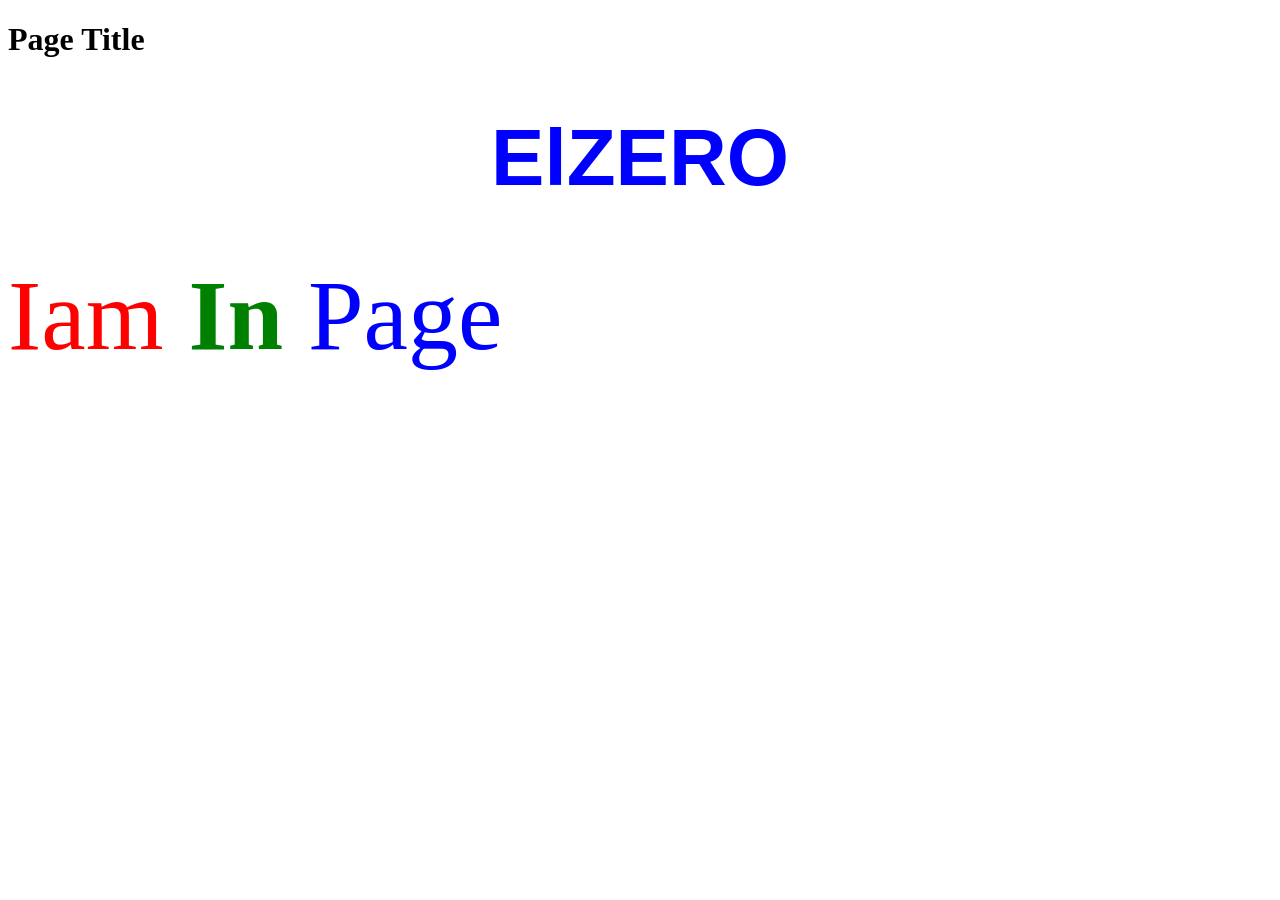
<file: task-1-TO-9/index.html>
<!DOCTYPE html>
<html lang="en">
  <head>
    <meta charset="UTF-8" />
    <meta http-equiv="X-UA-Compatible" content="IE=edge" />
    <title>Learn JavaScript</title>
    </script>
  </head>
  <body>
    <h1 id="el">Page Title</h1>
    <script src="script.js">
      // Code Three is right task 1
      document.getElementById("el").style.color = "red";
    </script>
  </body>
</html>
</file>
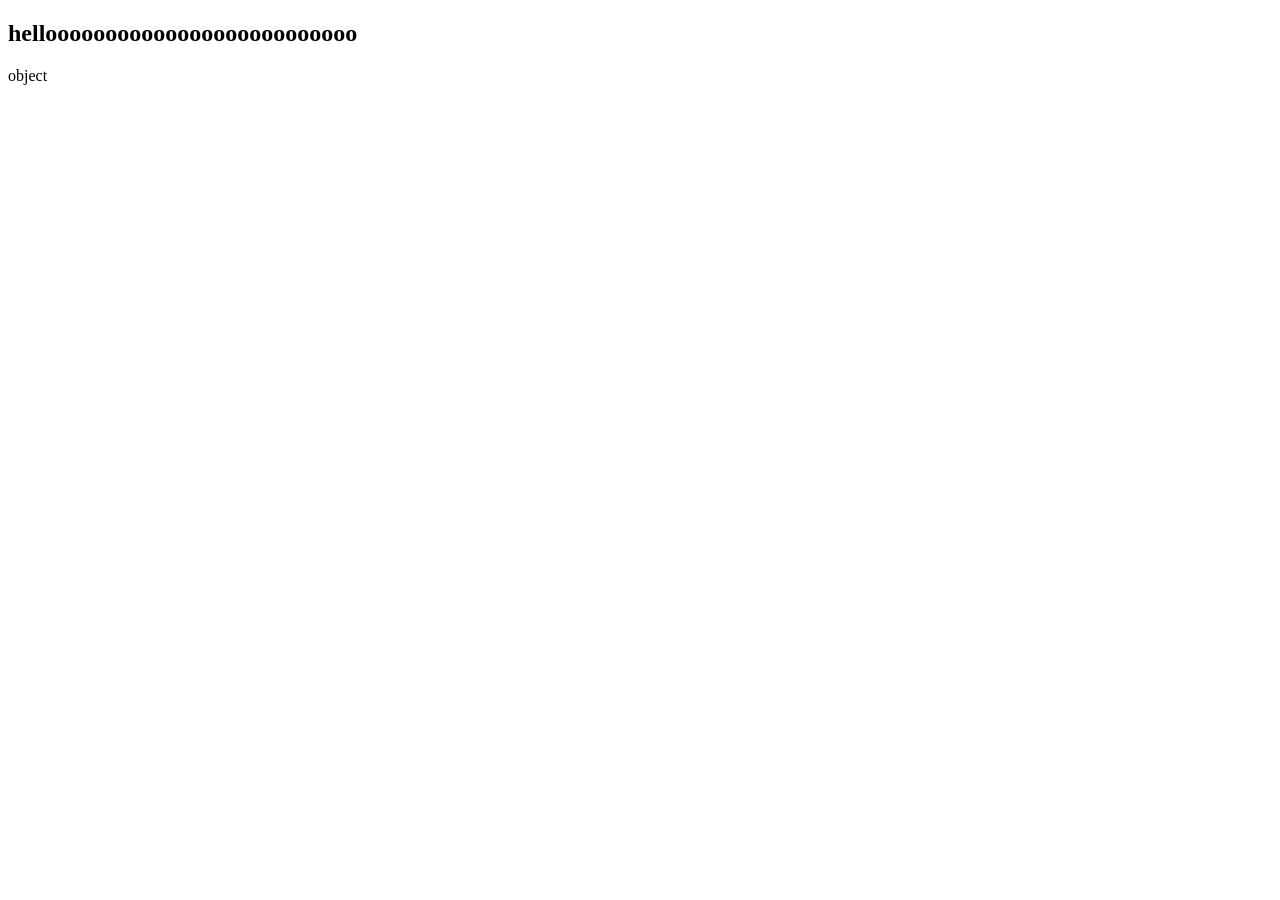
<file: task-10-17/index.html>
<!DOCTYPE html>
<html lang="en">
<head>
    <meta charset="UTF-8">
    <meta name="viewport" content="width=device-width, initial-scale=1.0">
    <title>Document</title>
</head>
<body>
    <h2>helloooooooooooooooooooooooooo</h2>
    <div id="elzero">object</div>
</body>
<script src="script.js"></script>
</html>
</file>
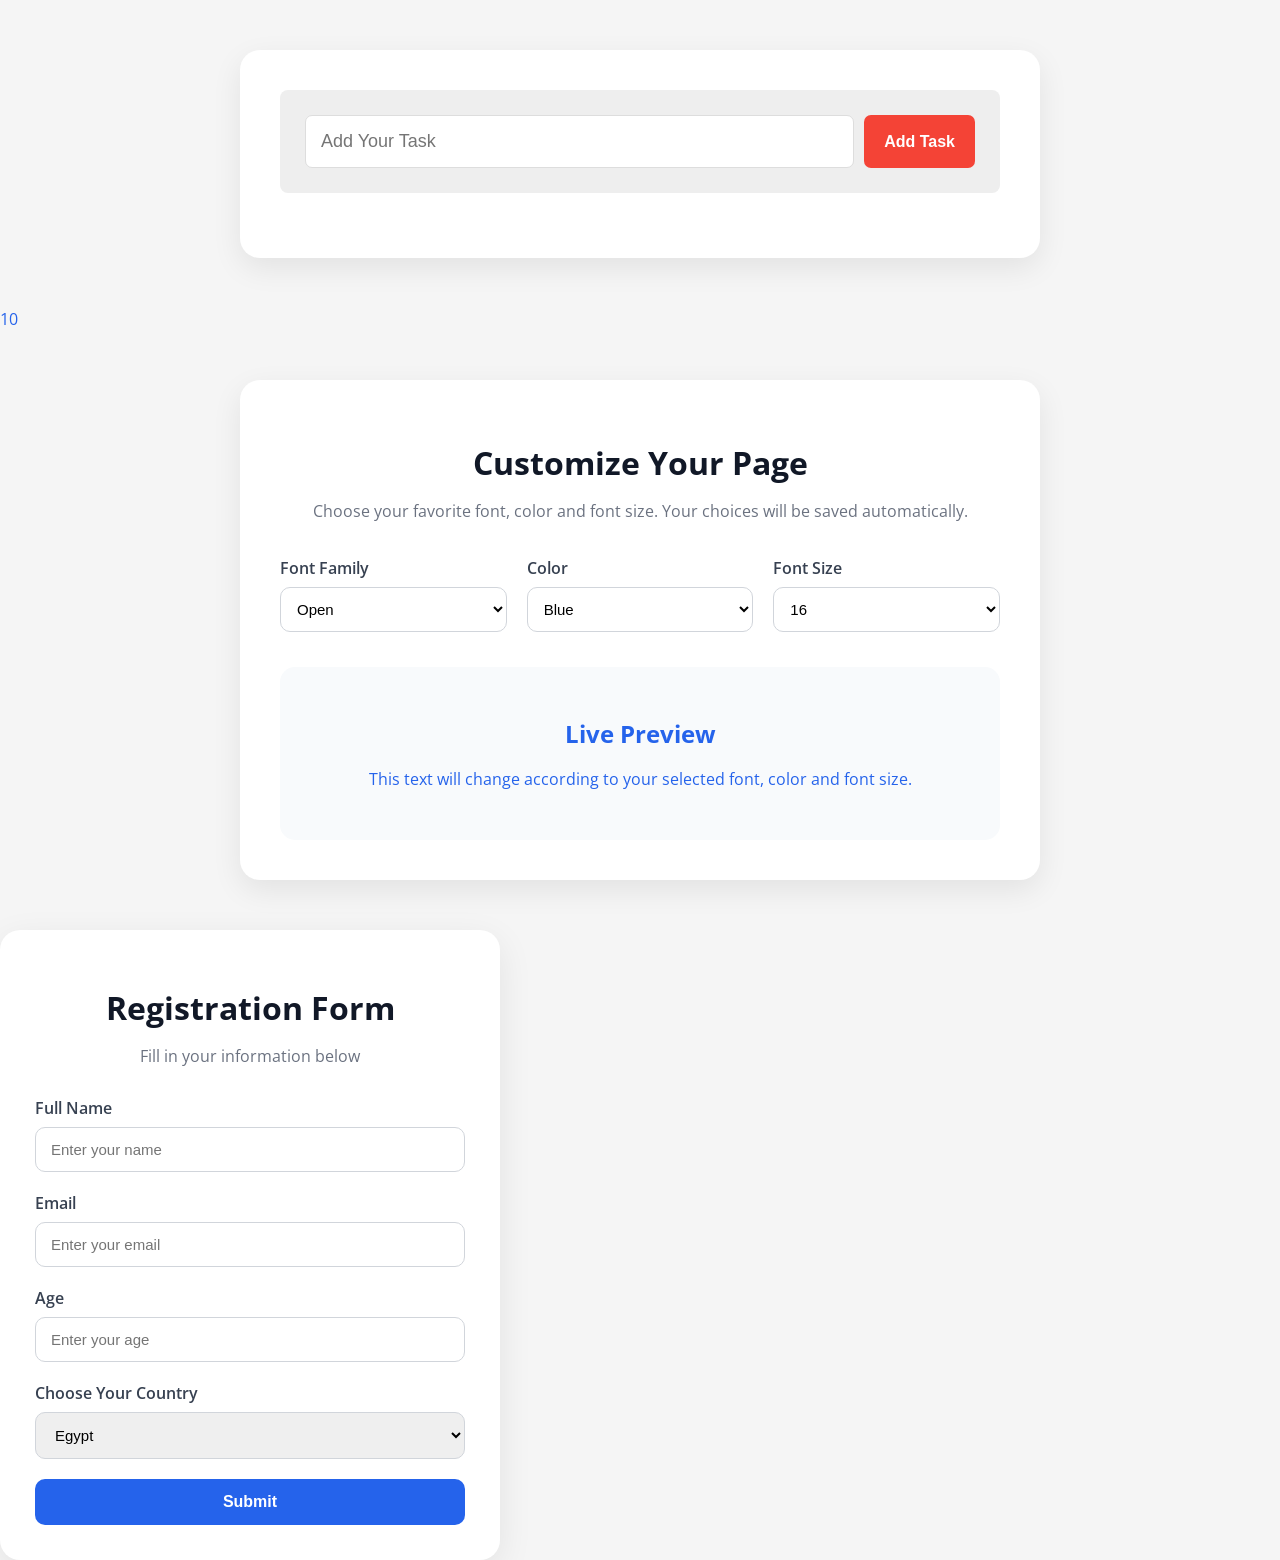
<file: task-102-110/index.html>
<!DOCTYPE html>
<html lang="en">
<head>
    <meta charset="UTF-8">
    <meta name="viewport" content="width=device-width, initial-scale=1.0">
    <title>Document</title>
   <link
    href="https://fonts.googleapis.com/css2?family=Cairo&family=Open+Sans&family=Roboto&display=swap"
    rel="stylesheet">

  <link rel="stylesheet" href="style.css">
</head>
<body>
    <div class="container">

  <div class="form">
    <input
      type="text"
      id="taskInput"
      placeholder="Add Your Task"
    />

    <button id="addTask">Add Task</button>
  </div>

  <div id="tasks"></div>

</div>

<div id="counter">10</div>

  <div class="container">

    <h1>Customize Your Page</h1>

    <p>
      Choose your favorite font, color and font size.
      Your choices will be saved automatically.
    </p>

    <div class="controls">

      <!-- Font -->
      <div class="control">
        <label for="font">Font Family</label>

        <select id="font">
          <option value="Open Sans">Open</option>
          <option value="Cairo">Cairo</option>
          <option value="Roboto">Roboto</option>
        </select>
      </div>

      <!-- Color -->
      <div class="control">
        <label for="color">Color</label>

        <select id="color">
          <option value="#2563eb">Blue</option>
          <option value="#dc2626">Red</option>
          <option value="#16a34a">Green</option>
          <option value="#9333ea">Purple</option>
          <option value="#ea580c">Orange</option>
          <option value="#111827">Black</option>
        </select>
      </div>

      <!-- Font Size -->
      <div class="control">
        <label for="size">Font Size</label>

        <select id="size">
          <option value="16px">16</option>
          <option value="17px">17</option>
          <option value="18px">18</option>
          <option value="19px">19</option>
          <option value="20px">20</option>
          <option value="21px">21</option>
          <option value="22px">22</option>
          <option value="23px">23</option>
          <option value="24px">24</option>
          <option value="25px">25</option>
          <option value="26px">26</option>
          <option value="27px">27</option>
          <option value="28px">28</option>
          <option value="29px">29</option>
          <option value="30px">30</option>
        </select>
      </div>

    </div>

    <div class="preview">
      <h2>Live Preview</h2>

      <p>
        This text will change according to your selected
        font, color and font size.
      </p>
    </div>

  </div>


  <div class="form-container">

    <div class="form-header">
      <h1>Registration Form</h1>
      <p>Fill in your information below</p>
    </div>

    <form id="form">

      <!-- Name -->
      <div class="input-group">
        <label for="name">Full Name</label>

        <input
          type="text"
          id="name"
          placeholder="Enter your name"
        >
      </div>

      <!-- Email -->
      <div class="input-group">
        <label for="email">Email</label>

        <input
          type="email"
          id="email"
          placeholder="Enter your email"
        >
      </div>

      <!-- Age -->
      <div class="input-group">
        <label for="age">Age</label>

        <input
          type="number"
          id="age"
          placeholder="Enter your age"
        >
      </div>

      <!-- Select -->
      <div class="input-group">
        <label for="country">Choose Your Country</label>

        <select id="country">

          <option value="Egypt">Egypt</option>
          <option value="Saudi Arabia">Saudi Arabia</option>
          <option value="UAE">UAE</option>
          <option value="Kuwait">Kuwait</option>
          <option value="Qatar">Qatar</option>

        </select>
      </div>

      <button type="submit">
        Submit
      </button>

    </form>

  </div>

<script src="script.js"></script>
</body>
</html>
</file>
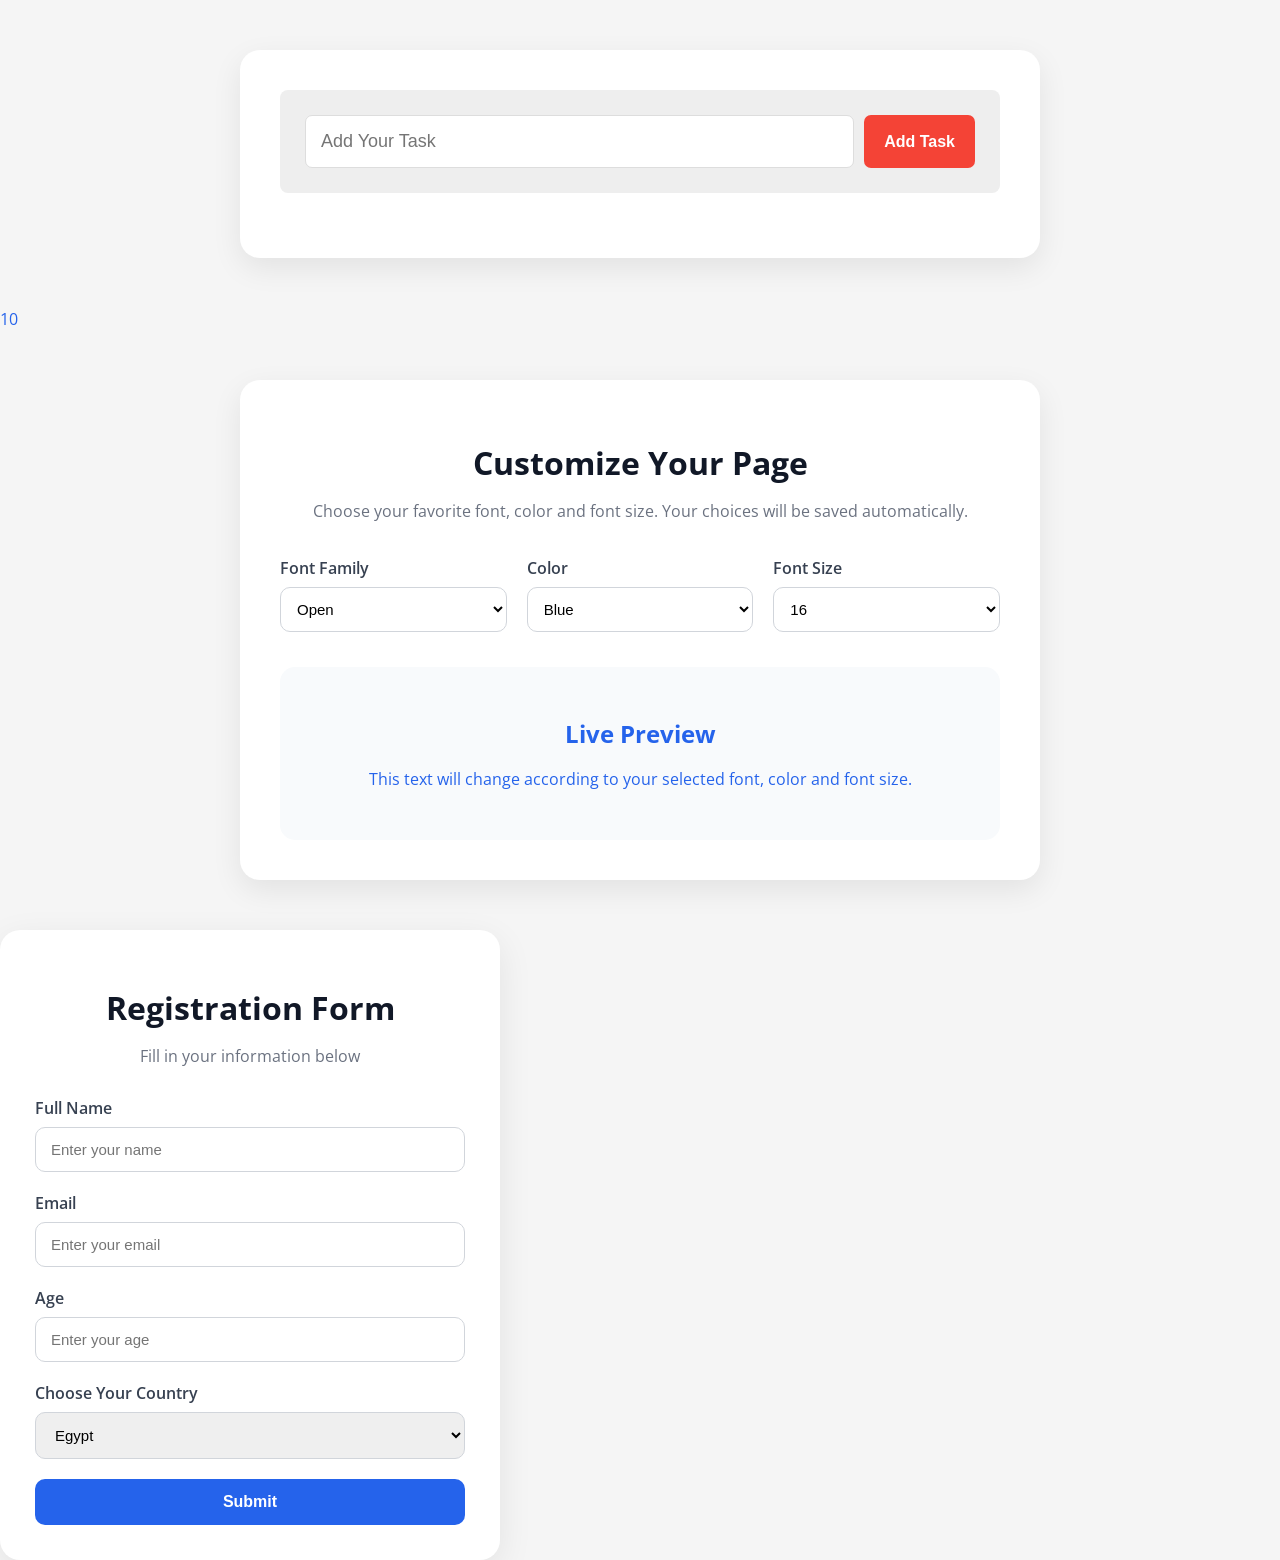
<file: task-102-114/index.html>
<!DOCTYPE html>
<html lang="en">
<head>
    <meta charset="UTF-8">
    <meta name="viewport" content="width=device-width, initial-scale=1.0">
    <title>Document</title>
   <link
    href="https://fonts.googleapis.com/css2?family=Cairo&family=Open+Sans&family=Roboto&display=swap"
    rel="stylesheet">

  <link rel="stylesheet" href="style.css">
</head>
<body>
    <div class="container">

  <div class="form">
    <input
      type="text"
      id="taskInput"
      placeholder="Add Your Task"
    />

    <button id="addTask">Add Task</button>
  </div>

  <div id="tasks"></div>

</div>

<div id="counter">10</div>

  <div class="container">

    <h1>Customize Your Page</h1>

    <p>
      Choose your favorite font, color and font size.
      Your choices will be saved automatically.
    </p>

    <div class="controls">

      <!-- Font -->
      <div class="control">
        <label for="font">Font Family</label>

        <select id="font">
          <option value="Open Sans">Open</option>
          <option value="Cairo">Cairo</option>
          <option value="Roboto">Roboto</option>
        </select>
      </div>

      <!-- Color -->
      <div class="control">
        <label for="color">Color</label>

        <select id="color">
          <option value="#2563eb">Blue</option>
          <option value="#dc2626">Red</option>
          <option value="#16a34a">Green</option>
          <option value="#9333ea">Purple</option>
          <option value="#ea580c">Orange</option>
          <option value="#111827">Black</option>
        </select>
      </div>

      <!-- Font Size -->
      <div class="control">
        <label for="size">Font Size</label>

        <select id="size">
          <option value="16px">16</option>
          <option value="17px">17</option>
          <option value="18px">18</option>
          <option value="19px">19</option>
          <option value="20px">20</option>
          <option value="21px">21</option>
          <option value="22px">22</option>
          <option value="23px">23</option>
          <option value="24px">24</option>
          <option value="25px">25</option>
          <option value="26px">26</option>
          <option value="27px">27</option>
          <option value="28px">28</option>
          <option value="29px">29</option>
          <option value="30px">30</option>
        </select>
      </div>

    </div>

    <div class="preview">
      <h2>Live Preview</h2>

      <p>
        This text will change according to your selected
        font, color and font size.
      </p>
    </div>

  </div>


  <div class="form-container">

    <div class="form-header">
      <h1>Registration Form</h1>
      <p>Fill in your information below</p>
    </div>

    <form id="form">

      <!-- Name -->
      <div class="input-group">
        <label for="name">Full Name</label>

        <input
          type="text"
          id="name"
          placeholder="Enter your name"
        >
      </div>

      <!-- Email -->
      <div class="input-group">
        <label for="email">Email</label>

        <input
          type="email"
          id="email"
          placeholder="Enter your email"
        >
      </div>

      <!-- Age -->
      <div class="input-group">
        <label for="age">Age</label>

        <input
          type="number"
          id="age"
          placeholder="Enter your age"
        >
      </div>

      <!-- Select -->
      <div class="input-group">
        <label for="country">Choose Your Country</label>

        <select id="country">

          <option value="Egypt">Egypt</option>
          <option value="Saudi Arabia">Saudi Arabia</option>
          <option value="UAE">UAE</option>
          <option value="Kuwait">Kuwait</option>
          <option value="Qatar">Qatar</option>

        </select>
      </div>

      <button type="submit">
        Submit
      </button>

    </form>

  </div>
<script src="script.js"></script>

</body>
</html>
</file>
<file: task-102-110/style.css>
* {
  box-sizing: border-box;
}

body {
  margin: 0;
  font-family: Arial, sans-serif;
  background: #f5f5f5;
}

.container {
  width: 600px;
  max-width: 90%;
  margin: 50px auto;
}

.form {
  background: #eee;
  padding: 25px;
  display: flex;
  gap: 10px;
  border-radius: 8px;
}

#taskInput {
  flex: 1;
  padding: 15px;
  border: 1px solid #ddd;
  border-radius: 7px;
  font-size: 18px;
  outline: none;
}

#addTask {
  border: 0;
  background: #f44336;
  color: white;
  padding: 0 20px;
  border-radius: 7px;
  cursor: pointer;
  font-size: 16px;
}

#tasks {
  margin-top: 25px;
}

.task {
  background: white;
  padding: 20px;
  margin-bottom: 15px;
  border-radius: 8px;
  display: flex;
  justify-content: space-between;
  align-items: center;
  font-size: 20px;
}

.delete {
  background: #f44336;
  color: white;
  border: 0;
  padding: 8px 15px;
  border-radius: 5px;
  cursor: pointer;
}

.popup {
  width: 400px;
  padding: 30px;
  background-color: white;
  border: 1px solid #ccc;
  position: fixed;
  top: 50%;
  left: 50%;
  transform: translate(-50%, -50%);
  text-align: center;
  box-shadow: 0 0 20px #ccc;
}

.popup button {
  padding: 10px 20px;
  cursor: pointer;
}

.container {
  width: 100%;
  max-width: 800px;
  background: #fff;
  padding: 40px;
  border-radius: 20px;
  box-shadow: 0 10px 30px rgba(0, 0, 0, 0.08);
}

h1 {
  text-align: center;
  margin-bottom: 10px;
  color: #111827;
}

.container > p {
  text-align: center;
  color: #6b7280;
  margin-bottom: 35px;
}

.controls {
  display: grid;
  grid-template-columns: repeat(3, 1fr);
  gap: 20px;
}

.control {
  display: flex;
  flex-direction: column;
  gap: 8px;
}

.control label {
  font-weight: 600;
  color: #374151;
}

.control select {
  width: 100%;
  padding: 12px;
  border: 1px solid #d1d5db;
  border-radius: 10px;
  background: #fff;
  font-size: 15px;
  cursor: pointer;
  outline: none;
}

.control select:focus {
  border-color: #2563eb;
}

.preview {
  margin-top: 35px;
  padding: 30px;
  background: #f8fafc;
  border-radius: 15px;
  text-align: center;
}

.preview h2 {
  margin-bottom: 15px;
}

.preview p {
  line-height: 1.7;
}

@media (max-width: 650px) {
  .controls {
    grid-template-columns: 1fr;
  }

  .container {
    padding: 25px;
  }
}

.form-container {
  width: 100%;
  max-width: 500px;

  background: #fff;

  padding: 35px;

  border-radius: 20px;

  box-shadow: 0 10px 35px rgba(0, 0, 0, 0.08);
}

.form-header {
  text-align: center;
  margin-bottom: 30px;
}

.form-header h1 {
  color: #111827;
  margin-bottom: 8px;
}

.form-header p {
  color: #6b7280;
}

form {
  display: flex;
  flex-direction: column;
  gap: 20px;
}

.input-group {
  display: flex;
  flex-direction: column;
  gap: 8px;
}

.input-group label {
  font-weight: 600;
  color: #374151;
}

.input-group input,
.input-group select {
  width: 100%;

  padding: 13px 15px;

  border: 1px solid #d1d5db;
  border-radius: 10px;

  font-size: 15px;

  outline: none;

  transition: 0.2s;
}

.input-group input:focus,
.input-group select:focus {
  border-color: #2563eb;
  box-shadow: 0 0 0 3px rgba(37, 99, 235, 0.1);
}

button {
  border: none;

  padding: 14px;

  border-radius: 10px;

  background: #2563eb;
  color: #fff;

  font-size: 16px;
  font-weight: 600;

  cursor: pointer;

  transition: 0.2s;
}

button:hover {
  background: #1d4ed8;
}
</file>
<file: task-102-114/style.css>
* {
  box-sizing: border-box;
}

body {
  margin: 0;
  font-family: Arial, sans-serif;
  background: #f5f5f5;
}

.container {
  width: 600px;
  max-width: 90%;
  margin: 50px auto;
}

.form {
  background: #eee;
  padding: 25px;
  display: flex;
  gap: 10px;
  border-radius: 8px;
}

#taskInput {
  flex: 1;
  padding: 15px;
  border: 1px solid #ddd;
  border-radius: 7px;
  font-size: 18px;
  outline: none;
}

#addTask {
  border: 0;
  background: #f44336;
  color: white;
  padding: 0 20px;
  border-radius: 7px;
  cursor: pointer;
  font-size: 16px;
}

#tasks {
  margin-top: 25px;
}

.task {
  background: white;
  padding: 20px;
  margin-bottom: 15px;
  border-radius: 8px;
  display: flex;
  justify-content: space-between;
  align-items: center;
  font-size: 20px;
}

.delete {
  background: #f44336;
  color: white;
  border: 0;
  padding: 8px 15px;
  border-radius: 5px;
  cursor: pointer;
}

.popup {
  width: 400px;
  padding: 30px;
  background-color: white;
  border: 1px solid #ccc;
  position: fixed;
  top: 50%;
  left: 50%;
  transform: translate(-50%, -50%);
  text-align: center;
  box-shadow: 0 0 20px #ccc;
}

.popup button {
  padding: 10px 20px;
  cursor: pointer;
}

.container {
  width: 100%;
  max-width: 800px;
  background: #fff;
  padding: 40px;
  border-radius: 20px;
  box-shadow: 0 10px 30px rgba(0, 0, 0, 0.08);
}

h1 {
  text-align: center;
  margin-bottom: 10px;
  color: #111827;
}

.container > p {
  text-align: center;
  color: #6b7280;
  margin-bottom: 35px;
}

.controls {
  display: grid;
  grid-template-columns: repeat(3, 1fr);
  gap: 20px;
}

.control {
  display: flex;
  flex-direction: column;
  gap: 8px;
}

.control label {
  font-weight: 600;
  color: #374151;
}

.control select {
  width: 100%;
  padding: 12px;
  border: 1px solid #d1d5db;
  border-radius: 10px;
  background: #fff;
  font-size: 15px;
  cursor: pointer;
  outline: none;
}

.control select:focus {
  border-color: #2563eb;
}

.preview {
  margin-top: 35px;
  padding: 30px;
  background: #f8fafc;
  border-radius: 15px;
  text-align: center;
}

.preview h2 {
  margin-bottom: 15px;
}

.preview p {
  line-height: 1.7;
}

@media (max-width: 650px) {
  .controls {
    grid-template-columns: 1fr;
  }

  .container {
    padding: 25px;
  }
}

.form-container {
  width: 100%;
  max-width: 500px;

  background: #fff;

  padding: 35px;

  border-radius: 20px;

  box-shadow: 0 10px 35px rgba(0, 0, 0, 0.08);
}

.form-header {
  text-align: center;
  margin-bottom: 30px;
}

.form-header h1 {
  color: #111827;
  margin-bottom: 8px;
}

.form-header p {
  color: #6b7280;
}

form {
  display: flex;
  flex-direction: column;
  gap: 20px;
}

.input-group {
  display: flex;
  flex-direction: column;
  gap: 8px;
}

.input-group label {
  font-weight: 600;
  color: #374151;
}

.input-group input,
.input-group select {
  width: 100%;

  padding: 13px 15px;

  border: 1px solid #d1d5db;
  border-radius: 10px;

  font-size: 15px;

  outline: none;

  transition: 0.2s;
}

.input-group input:focus,
.input-group select:focus {
  border-color: #2563eb;
  box-shadow: 0 0 0 3px rgba(37, 99, 235, 0.1);
}

button {
  border: none;

  padding: 14px;

  border-radius: 10px;

  background: #2563eb;
  color: #fff;

  font-size: 16px;
  font-weight: 600;

  cursor: pointer;

  transition: 0.2s;
}

button:hover {
  background: #1d4ed8;
}
</file>
